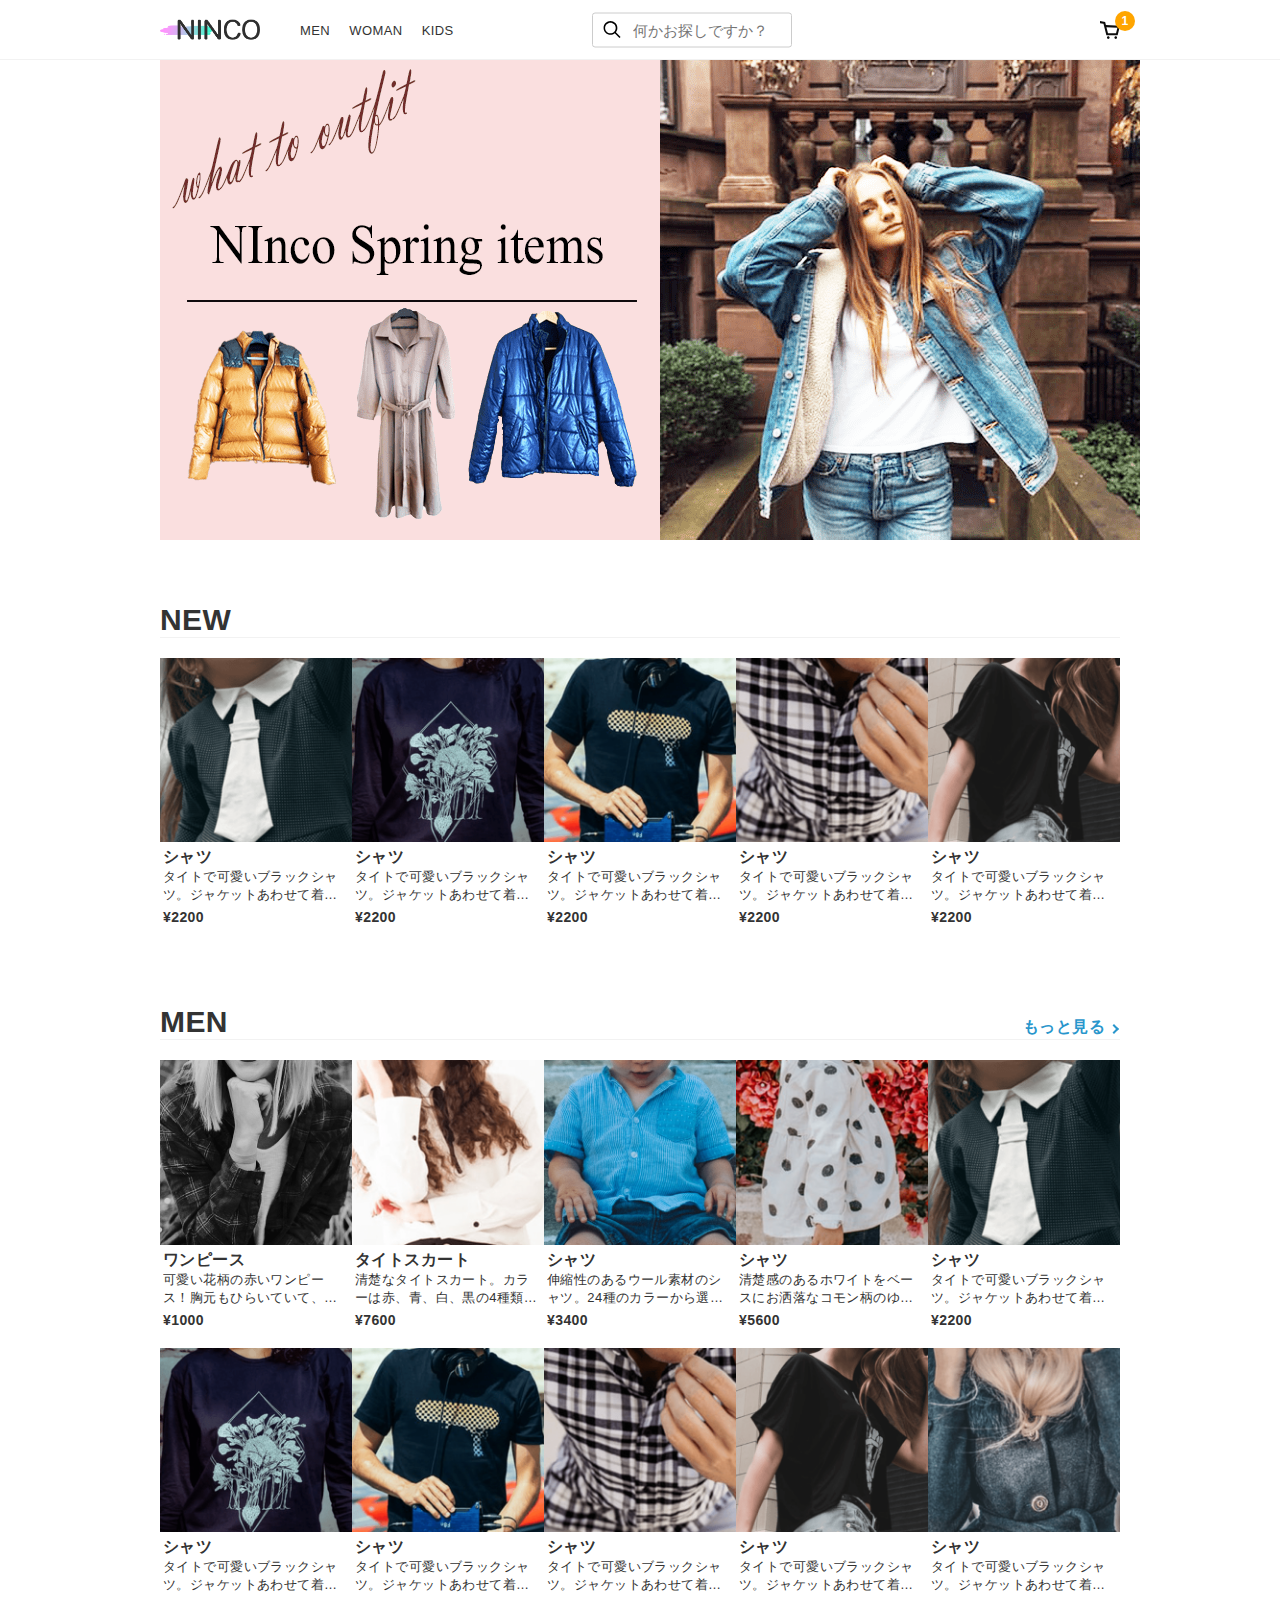
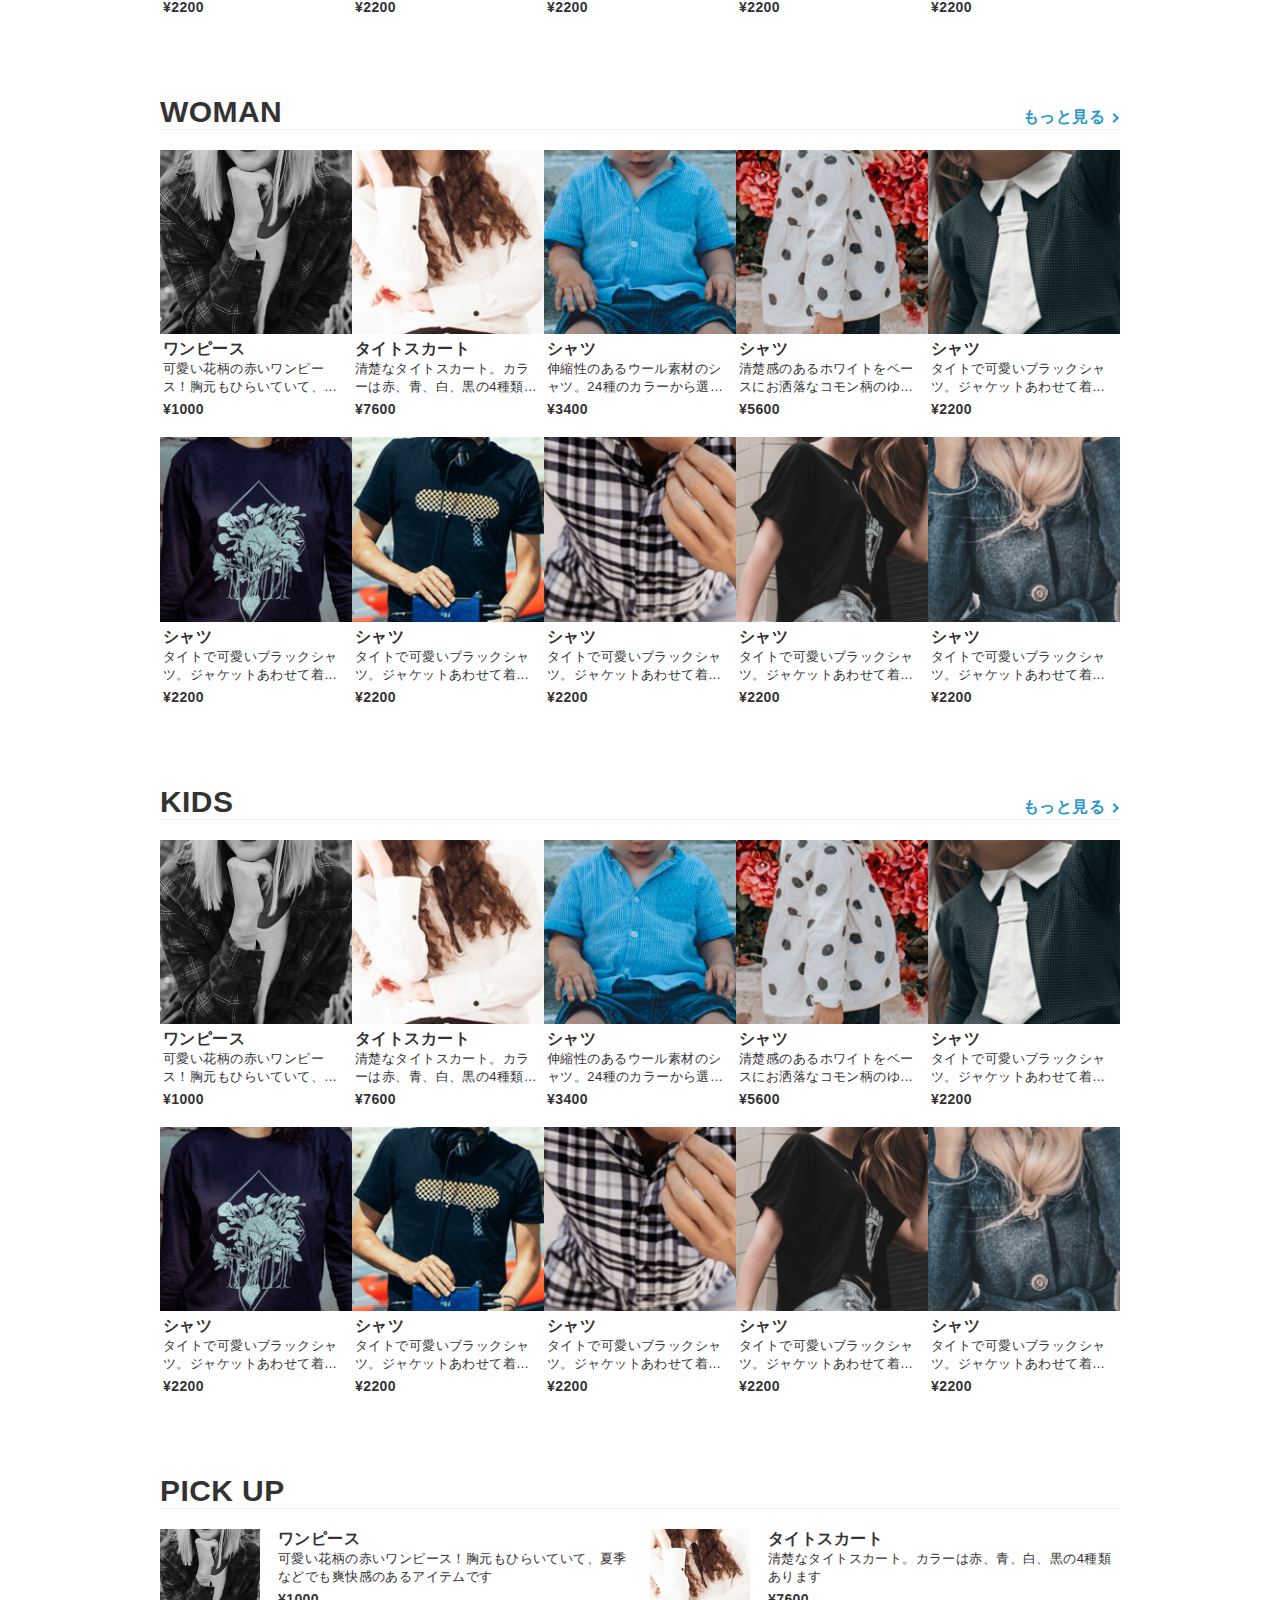
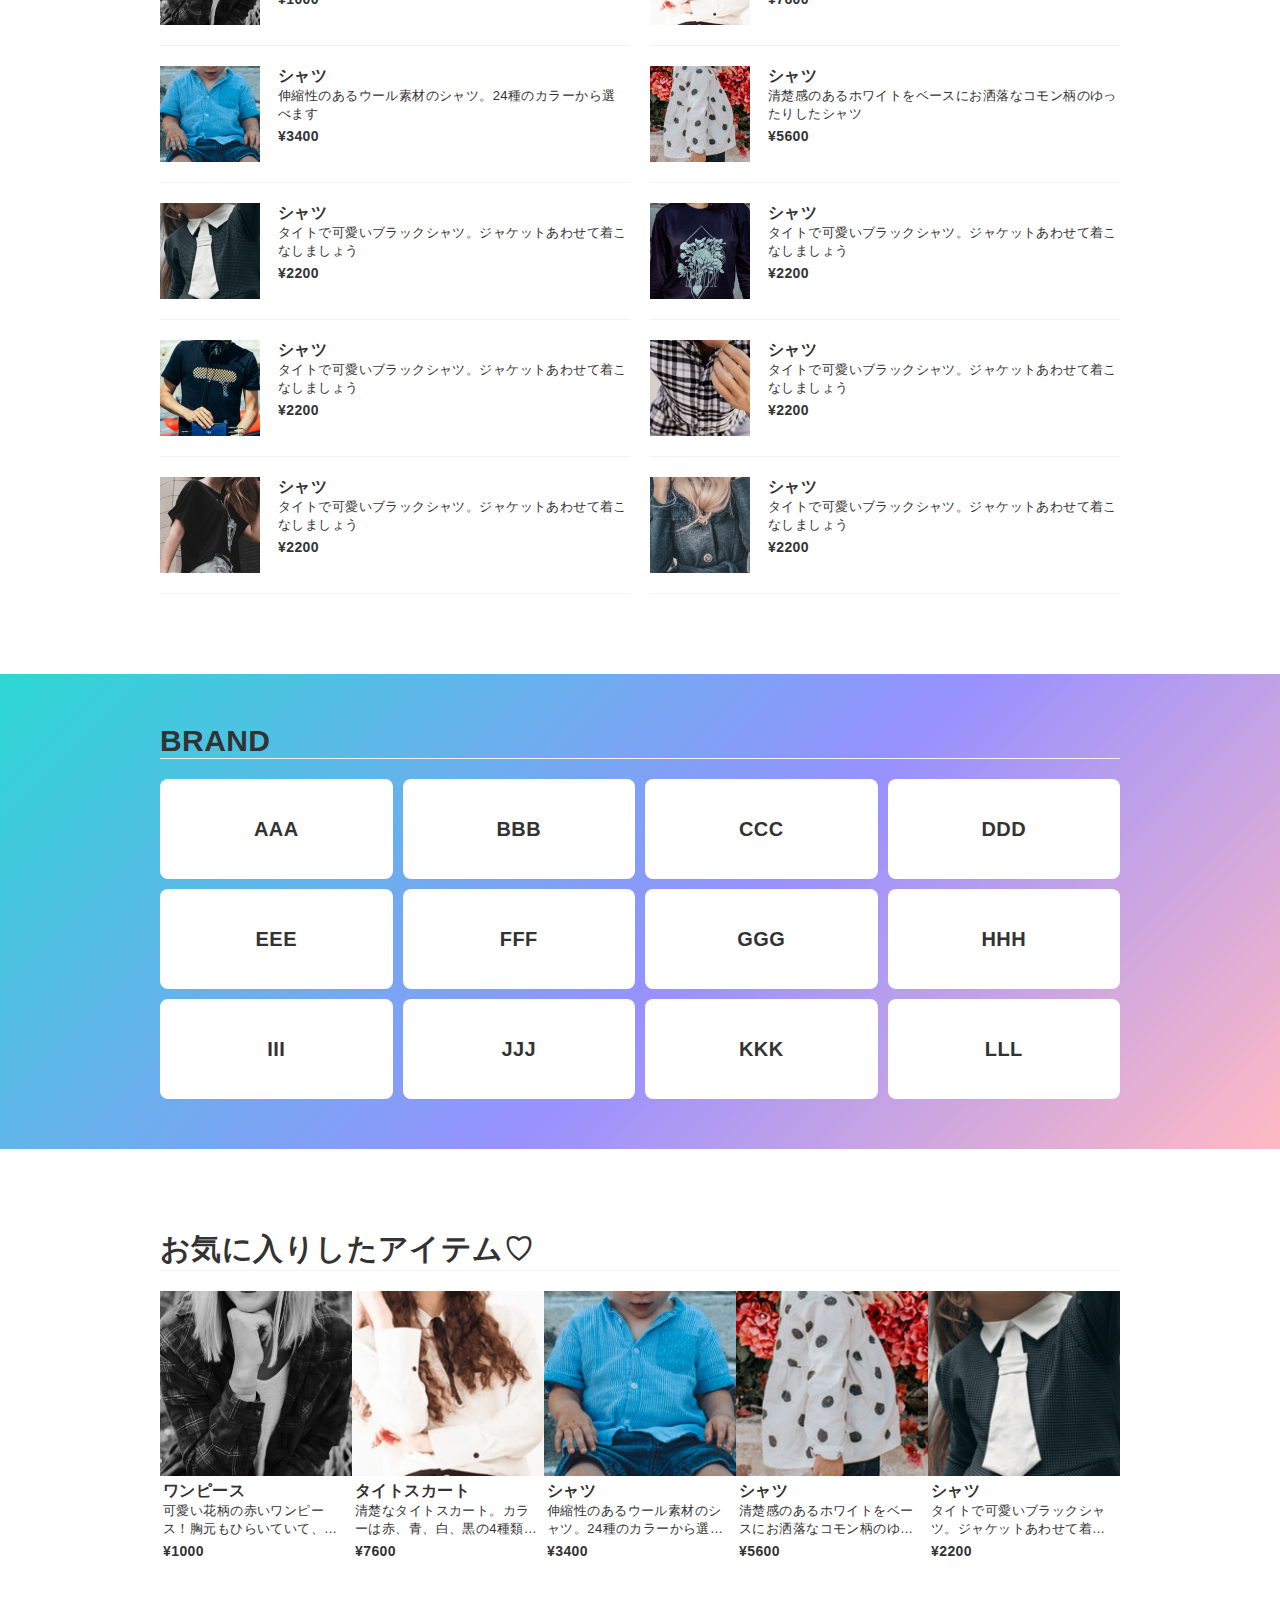
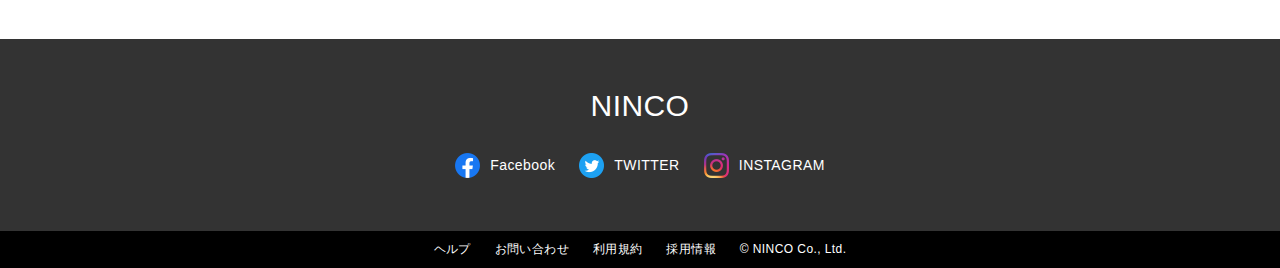
<file: index.html>
<!DOCTYPE html>
<html lang="ja">
<head>
	<meta charset="UTF-8">
	<title>JavaScriptの屋敷</title>
	<meta name="viewport" content="width=device-width">
	<link rel="stylesheet" href="css/common.css">
	<link rel="stylesheet" href="css/top.css">
</head>
<body>
<header class="header">
	<div class="header-inner inner">
		<h1 class="logo">
			<a href="index.html"><img src="img/logo_black.png" alt=""></a>
		</h1>
		<div class="header-links">
			<nav class="menu">
				<a href="">MEN</a>
				<a href="">WOMAN</a>
				<a href="">KIDS</a>
			</nav>
			<div class="controls">
				<a href="" class="controls-cart"><img src="img/icon_cart_black.svg" alt="">
					<span class="cart-batch">1</span>
				</a>
			</div>
		</div>
		<form action="">
			<button type="submit" class="word-submit"></button>
			<input type="text" class="word-search" placeholder="何かお探しですか？" name="freeword">
		</form>
		<a href="" class="menu-trigger" href="#">
			<span></span>
			<span></span>
			<span></span>
		</a>
	</div>
</header>
<div class="contents">
	<div class="top-slider-wrap">
		<ul class="top-slider inner">
			<li><img src="img/banner1.png" alt=""></li>
		</ul>
	</div>
	<div class="inner">
		<section class="c-section">
			<div class="c-section-head">
				<h2 class="c-section-title">NEW</h2>
			</div>
			<ul class="item-list">
				<li class="item">
					<a href="#">
						<div class="item-cap"><img src="./img/item/58.png" loading="lazy"></div>
						<div class="item-info">
							<h3 class="item-name">シャツ</h3>
							<h3 class="item-text">タイトで可愛いブラックシャツ。ジャケットあわせて着こなしましょう</h3>
							<div class="item-price">¥2200</div>
						</div>
					</a>
				</li>
				<li class="item">
					<a href="#">
						<div class="item-cap"><img src="./img/item/22.png" loading="lazy"></div>
						<div class="item-info">
							<h3 class="item-name">シャツ</h3>
							<h3 class="item-text">タイトで可愛いブラックシャツ。ジャケットあわせて着こなしましょう</h3>
							<div class="item-price">¥2200</div>
						</div>
					</a>
				</li>
				<li class="item">
					<a href="#">
						<div class="item-cap"><img src="./img/item/12.png" loading="lazy"></div>
						<div class="item-info">
							<h3 class="item-name">シャツ</h3>
							<h3 class="item-text">タイトで可愛いブラックシャツ。ジャケットあわせて着こなしましょう</h3>
							<div class="item-price">¥2200</div>
						</div>
					</a>
				</li>
				<li class="item">
					<a href="#">
						<div class="item-cap"><img src="./img/item/11.png" loading="lazy"></div>
						<div class="item-info">
							<h3 class="item-name">シャツ</h3>
							<h3 class="item-text">タイトで可愛いブラックシャツ。ジャケットあわせて着こなしましょう</h3>
							<div class="item-price">¥2200</div>
						</div>
					</a>
				</li>
				<li class="item">
					<a href="#">
						<div class="item-cap"><img src="./img/item/25.png" loading="lazy"></div>
						<div class="item-info">
							<h3 class="item-name">シャツ</h3>
							<h3 class="item-text">タイトで可愛いブラックシャツ。ジャケットあわせて着こなしましょう</h3>
							<div class="item-price">¥2200</div>
						</div>
					</a>
				</li>
			</ul>
		</section>
		<section class="c-section">
			<div class="c-section-head">
				<h2 class="c-section-title">MEN</h2>
				<a href="" class="more-link">もっと見る</a>
			</div>
			<ul class="item-list">
				<li class="item">
					<a href="#">
						<div class="item-cap"><img src="./img/item/34.png" loading="lazy"></div>
						<div class="item-info">
							<h3 class="item-name">ワンピース</h3>
							<h3 class="item-text">可愛い花柄の赤いワンピース！胸元もひらいていて、夏季などでも爽快感のあるアイテムです</h3>
							<div class="item-price">¥1000</div>
						</div>
					</a>
				</li>
				<li class="item">
					<a href="#">
						<div class="item-cap"><img src="./img/item/39.png" loading="lazy"></div>
						<div class="item-info">
							<h3 class="item-name">タイトスカート</h3>
							<h3 class="item-text">清楚なタイトスカート。カラーは赤、青、白、黒の4種類あります</h3>
							<div class="item-price">¥7600</div>
						</div>
					</a>
				</li>
				<li class="item">
					<a href="#">
						<div class="item-cap"><img src="./img/item/45.png" loading="lazy"></div>
						<div class="item-info">
							<h3 class="item-name">シャツ</h3>
							<h3 class="item-text">伸縮性のあるウール素材のシャツ。24種のカラーから選べます</h3>
							<div class="item-price">¥3400</div>
						</div>
					</a>
				</li>
				<li class="item">
					<a href="#">
						<div class="item-cap"><img src="./img/item/48.png" loading="lazy"></div>
						<div class="item-info">
							<h3 class="item-name">シャツ</h3>
							<h3 class="item-text">清楚感のあるホワイトをベースにお洒落なコモン柄のゆったりしたシャツ</h3>
							<div class="item-price">¥5600</div>
						</div>
					</a>
				</li>
				<li class="item">
					<a href="#">
						<div class="item-cap"><img src="./img/item/58.png" loading="lazy"></div>
						<div class="item-info">
							<h3 class="item-name">シャツ</h3>
							<h3 class="item-text">タイトで可愛いブラックシャツ。ジャケットあわせて着こなしましょう</h3>
							<div class="item-price">¥2200</div>
						</div>
					</a>
				</li>
				<li class="item">
					<a href="#">
						<div class="item-cap"><img src="./img/item/22.png" loading="lazy"></div>
						<div class="item-info">
							<h3 class="item-name">シャツ</h3>
							<h3 class="item-text">タイトで可愛いブラックシャツ。ジャケットあわせて着こなしましょう</h3>
							<div class="item-price">¥2200</div>
						</div>
					</a>
				</li>
				<li class="item">
					<a href="#">
						<div class="item-cap"><img src="./img/item/12.png" loading="lazy"></div>
						<div class="item-info">
							<h3 class="item-name">シャツ</h3>
							<h3 class="item-text">タイトで可愛いブラックシャツ。ジャケットあわせて着こなしましょう</h3>
							<div class="item-price">¥2200</div>
						</div>
					</a>
				</li>
				<li class="item">
					<a href="#">
						<div class="item-cap"><img src="./img/item/11.png" loading="lazy"></div>
						<div class="item-info">
							<h3 class="item-name">シャツ</h3>
							<h3 class="item-text">タイトで可愛いブラックシャツ。ジャケットあわせて着こなしましょう</h3>
							<div class="item-price">¥2200</div>
						</div>
					</a>
				</li>
				<li class="item">
					<a href="#">
						<div class="item-cap"><img src="./img/item/25.png" loading="lazy"></div>
						<div class="item-info">
							<h3 class="item-name">シャツ</h3>
							<h3 class="item-text">タイトで可愛いブラックシャツ。ジャケットあわせて着こなしましょう</h3>
							<div class="item-price">¥2200</div>
						</div>
					</a>
				</li>
				<li class="item">
					<a href="#">
						<div class="item-cap"><img src="./img/item/32.png" loading="lazy"></div>
						<div class="item-info">
							<h3 class="item-name">シャツ</h3>
							<h3 class="item-text">タイトで可愛いブラックシャツ。ジャケットあわせて着こなしましょう</h3>
							<div class="item-price">¥2200</div>
						</div>
					</a>
				</li>
			</ul>
		</section>
		<section class="c-section">
			<div class="c-section-head">
				<h2 class="c-section-title">WOMAN</h2>
				<a href="" class="more-link">もっと見る</a>
			</div>
			<ul class="item-list">
				<li class="item">
					<a href="#">
						<div class="item-cap"><img src="./img/item/34.png" loading="lazy"></div>
						<div class="item-info">
							<h3 class="item-name">ワンピース</h3>
							<h3 class="item-text">可愛い花柄の赤いワンピース！胸元もひらいていて、夏季などでも爽快感のあるアイテムです</h3>
							<div class="item-price">¥1000</div>
						</div>
					</a>
				</li>
				<li class="item">
					<a href="#">
						<div class="item-cap"><img src="./img/item/39.png" loading="lazy"></div>
						<div class="item-info">
							<h3 class="item-name">タイトスカート</h3>
							<h3 class="item-text">清楚なタイトスカート。カラーは赤、青、白、黒の4種類あります</h3>
							<div class="item-price">¥7600</div>
						</div>
					</a>
				</li>
				<li class="item">
					<a href="#">
						<div class="item-cap"><img src="./img/item/45.png" loading="lazy"></div>
						<div class="item-info">
							<h3 class="item-name">シャツ</h3>
							<h3 class="item-text">伸縮性のあるウール素材のシャツ。24種のカラーから選べます</h3>
							<div class="item-price">¥3400</div>
						</div>
					</a>
				</li>
				<li class="item">
					<a href="#">
						<div class="item-cap"><img src="./img/item/48.png" loading="lazy"></div>
						<div class="item-info">
							<h3 class="item-name">シャツ</h3>
							<h3 class="item-text">清楚感のあるホワイトをベースにお洒落なコモン柄のゆったりしたシャツ</h3>
							<div class="item-price">¥5600</div>
						</div>
					</a>
				</li>
				<li class="item">
					<a href="#">
						<div class="item-cap"><img src="./img/item/58.png" loading="lazy"></div>
						<div class="item-info">
							<h3 class="item-name">シャツ</h3>
							<h3 class="item-text">タイトで可愛いブラックシャツ。ジャケットあわせて着こなしましょう</h3>
							<div class="item-price">¥2200</div>
						</div>
					</a>
				</li>
				<li class="item">
					<a href="#">
						<div class="item-cap"><img src="./img/item/22.png" loading="lazy"></div>
						<div class="item-info">
							<h3 class="item-name">シャツ</h3>
							<h3 class="item-text">タイトで可愛いブラックシャツ。ジャケットあわせて着こなしましょう</h3>
							<div class="item-price">¥2200</div>
						</div>
					</a>
				</li>
				<li class="item">
					<a href="#">
						<div class="item-cap"><img src="./img/item/12.png" loading="lazy"></div>
						<div class="item-info">
							<h3 class="item-name">シャツ</h3>
							<h3 class="item-text">タイトで可愛いブラックシャツ。ジャケットあわせて着こなしましょう</h3>
							<div class="item-price">¥2200</div>
						</div>
					</a>
				</li>
				<li class="item">
					<a href="#">
						<div class="item-cap"><img src="./img/item/11.png" loading="lazy"></div>
						<div class="item-info">
							<h3 class="item-name">シャツ</h3>
							<h3 class="item-text">タイトで可愛いブラックシャツ。ジャケットあわせて着こなしましょう</h3>
							<div class="item-price">¥2200</div>
						</div>
					</a>
				</li>
				<li class="item">
					<a href="#">
						<div class="item-cap"><img src="./img/item/25.png" loading="lazy"></div>
						<div class="item-info">
							<h3 class="item-name">シャツ</h3>
							<h3 class="item-text">タイトで可愛いブラックシャツ。ジャケットあわせて着こなしましょう</h3>
							<div class="item-price">¥2200</div>
						</div>
					</a>
				</li>
				<li class="item">
					<a href="#">
						<div class="item-cap"><img src="./img/item/32.png" loading="lazy"></div>
						<div class="item-info">
							<h3 class="item-name">シャツ</h3>
							<h3 class="item-text">タイトで可愛いブラックシャツ。ジャケットあわせて着こなしましょう</h3>
							<div class="item-price">¥2200</div>
						</div>
					</a>
				</li>
			</ul>
		</section>
		<section class="c-section">
			<div class="c-section-head">
				<h2 class="c-section-title">KIDS</h2>
				<a href="" class="more-link">もっと見る</a>
			</div>
			<ul class="item-list">
				<li class="item">
					<a href="#">
						<div class="item-cap"><img src="./img/item/34.png" loading="lazy"></div>
						<div class="item-info">
							<h3 class="item-name">ワンピース</h3>
							<h3 class="item-text">可愛い花柄の赤いワンピース！胸元もひらいていて、夏季などでも爽快感のあるアイテムです</h3>
							<div class="item-price">¥1000</div>
						</div>
					</a>
				</li>
				<li class="item">
					<a href="#">
						<div class="item-cap"><img src="./img/item/39.png" loading="lazy"></div>
						<div class="item-info">
							<h3 class="item-name">タイトスカート</h3>
							<h3 class="item-text">清楚なタイトスカート。カラーは赤、青、白、黒の4種類あります</h3>
							<div class="item-price">¥7600</div>
						</div>
					</a>
				</li>
				<li class="item">
					<a href="#">
						<div class="item-cap"><img src="./img/item/45.png" loading="lazy"></div>
						<div class="item-info">
							<h3 class="item-name">シャツ</h3>
							<h3 class="item-text">伸縮性のあるウール素材のシャツ。24種のカラーから選べます</h3>
							<div class="item-price">¥3400</div>
						</div>
					</a>
				</li>
				<li class="item">
					<a href="#">
						<div class="item-cap"><img src="./img/item/48.png" loading="lazy"></div>
						<div class="item-info">
							<h3 class="item-name">シャツ</h3>
							<h3 class="item-text">清楚感のあるホワイトをベースにお洒落なコモン柄のゆったりしたシャツ</h3>
							<div class="item-price">¥5600</div>
						</div>
					</a>
				</li>
				<li class="item">
					<a href="#">
						<div class="item-cap"><img src="./img/item/58.png" loading="lazy"></div>
						<div class="item-info">
							<h3 class="item-name">シャツ</h3>
							<h3 class="item-text">タイトで可愛いブラックシャツ。ジャケットあわせて着こなしましょう</h3>
							<div class="item-price">¥2200</div>
						</div>
					</a>
				</li>
				<li class="item">
					<a href="#">
						<div class="item-cap"><img src="./img/item/22.png" loading="lazy"></div>
						<div class="item-info">
							<h3 class="item-name">シャツ</h3>
							<h3 class="item-text">タイトで可愛いブラックシャツ。ジャケットあわせて着こなしましょう</h3>
							<div class="item-price">¥2200</div>
						</div>
					</a>
				</li>
				<li class="item">
					<a href="#">
						<div class="item-cap"><img src="./img/item/12.png" loading="lazy"></div>
						<div class="item-info">
							<h3 class="item-name">シャツ</h3>
							<h3 class="item-text">タイトで可愛いブラックシャツ。ジャケットあわせて着こなしましょう</h3>
							<div class="item-price">¥2200</div>
						</div>
					</a>
				</li>
				<li class="item">
					<a href="#">
						<div class="item-cap"><img src="./img/item/11.png" loading="lazy"></div>
						<div class="item-info">
							<h3 class="item-name">シャツ</h3>
							<h3 class="item-text">タイトで可愛いブラックシャツ。ジャケットあわせて着こなしましょう</h3>
							<div class="item-price">¥2200</div>
						</div>
					</a>
				</li>
				<li class="item">
					<a href="#">
						<div class="item-cap"><img src="./img/item/25.png" loading="lazy"></div>
						<div class="item-info">
							<h3 class="item-name">シャツ</h3>
							<h3 class="item-text">タイトで可愛いブラックシャツ。ジャケットあわせて着こなしましょう</h3>
							<div class="item-price">¥2200</div>
						</div>
					</a>
				</li>
				<li class="item">
					<a href="#">
						<div class="item-cap"><img src="./img/item/32.png" loading="lazy"></div>
						<div class="item-info">
							<h3 class="item-name">シャツ</h3>
							<h3 class="item-text">タイトで可愛いブラックシャツ。ジャケットあわせて着こなしましょう</h3>
							<div class="item-price">¥2200</div>
						</div>
					</a>
				</li>
			</ul>
		</section>
		<section class="c-section">
			<div class="c-section-head">
				<h2 class="c-section-title">PICK UP</h2>
			</div>
			<ul class="item-list thumbnail-list">
				<li class="item">
					<a href="#">
						<div class="item-cap"><img src="./img/item/34.png" loading="lazy"></div>
						<div class="item-info">
							<h3 class="item-name">ワンピース</h3>
							<h3 class="item-text">可愛い花柄の赤いワンピース！胸元もひらいていて、夏季などでも爽快感のあるアイテムです</h3>
							<div class="item-price">¥1000</div>
						</div>
					</a>
				</li>
				<li class="item">
					<a href="#">
						<div class="item-cap"><img src="./img/item/39.png" loading="lazy"></div>
						<div class="item-info">
							<h3 class="item-name">タイトスカート</h3>
							<h3 class="item-text">清楚なタイトスカート。カラーは赤、青、白、黒の4種類あります</h3>
							<div class="item-price">¥7600</div>
						</div>
					</a>
				</li>
				<li class="item">
					<a href="#">
						<div class="item-cap"><img src="./img/item/45.png" loading="lazy"></div>
						<div class="item-info">
							<h3 class="item-name">シャツ</h3>
							<h3 class="item-text">伸縮性のあるウール素材のシャツ。24種のカラーから選べます</h3>
							<div class="item-price">¥3400</div>
						</div>
					</a>
				</li>
				<li class="item">
					<a href="#">
						<div class="item-cap"><img src="./img/item/48.png" loading="lazy"></div>
						<div class="item-info">
							<h3 class="item-name">シャツ</h3>
							<h3 class="item-text">清楚感のあるホワイトをベースにお洒落なコモン柄のゆったりしたシャツ</h3>
							<div class="item-price">¥5600</div>
						</div>
					</a>
				</li>
				<li class="item">
					<a href="#">
						<div class="item-cap"><img src="./img/item/58.png" loading="lazy"></div>
						<div class="item-info">
							<h3 class="item-name">シャツ</h3>
							<h3 class="item-text">タイトで可愛いブラックシャツ。ジャケットあわせて着こなしましょう</h3>
							<div class="item-price">¥2200</div>
						</div>
					</a>
				</li>
				<li class="item">
					<a href="#">
						<div class="item-cap"><img src="./img/item/22.png" loading="lazy"></div>
						<div class="item-info">
							<h3 class="item-name">シャツ</h3>
							<h3 class="item-text">タイトで可愛いブラックシャツ。ジャケットあわせて着こなしましょう</h3>
							<div class="item-price">¥2200</div>
						</div>
					</a>
				</li>
				<li class="item">
					<a href="#">
						<div class="item-cap"><img src="./img/item/12.png" loading="lazy"></div>
						<div class="item-info">
							<h3 class="item-name">シャツ</h3>
							<h3 class="item-text">タイトで可愛いブラックシャツ。ジャケットあわせて着こなしましょう</h3>
							<div class="item-price">¥2200</div>
						</div>
					</a>
				</li>
				<li class="item">
					<a href="#">
						<div class="item-cap"><img src="./img/item/11.png" loading="lazy"></div>
						<div class="item-info">
							<h3 class="item-name">シャツ</h3>
							<h3 class="item-text">タイトで可愛いブラックシャツ。ジャケットあわせて着こなしましょう</h3>
							<div class="item-price">¥2200</div>
						</div>
					</a>
				</li>
				<li class="item">
					<a href="#">
						<div class="item-cap"><img src="./img/item/25.png" loading="lazy"></div>
						<div class="item-info">
							<h3 class="item-name">シャツ</h3>
							<h3 class="item-text">タイトで可愛いブラックシャツ。ジャケットあわせて着こなしましょう</h3>
							<div class="item-price">¥2200</div>
						</div>
					</a>
				</li>
				<li class="item">
					<a href="#">
						<div class="item-cap"><img src="./img/item/32.png" loading="lazy"></div>
						<div class="item-info">
							<h3 class="item-name">シャツ</h3>
							<h3 class="item-text">タイトで可愛いブラックシャツ。ジャケットあわせて着こなしましょう</h3>
							<div class="item-price">¥2200</div>
						</div>
					</a>
				</li>
			</ul>
		</section>
	</div><!--inner-->
	<section class="c-brand">
		<div class="inner">
			<div class="c-section-head">
				<h2 class="c-section-title">BRAND</h2>
			</div>
			<ul class="brand-list">
				<li><a href="">AAA</a></li>
				<li><a href="">BBB</a></li>
				<li><a href="">CCC</a></li>
				<li><a href="">DDD</a></li>
				<li><a href="">EEE</a></li>
				<li><a href="">FFF</a></li>
				<li><a href="">GGG</a></li>
				<li><a href="">HHH</a></li>
				<li><a href="">III</a></li>
				<li><a href="">JJJ</a></li>
				<li><a href="">KKK</a></li>
				<li><a href="">LLL</a></li>
			</ul>
		</div>
	</section>
	<div class="inner">
		<section class="c-section">
			<div class="c-section-head">
				<h2 class="c-section-title">お気に入りしたアイテム♡</h2>
			</div>
			<ul class="item-list">
				<li class="item">
					<a href="#">
						<div class="item-cap"><img src="./img/item/34.png" loading="lazy"></div>
						<div class="item-info">
							<h3 class="item-name">ワンピース</h3>
							<h3 class="item-text">可愛い花柄の赤いワンピース！胸元もひらいていて、夏季などでも爽快感のあるアイテムです</h3>
							<div class="item-price">¥1000</div>
						</div>
					</a>
				</li>
				<li class="item">
					<a href="#">
						<div class="item-cap"><img src="./img/item/39.png" loading="lazy"></div>
						<div class="item-info">
							<h3 class="item-name">タイトスカート</h3>
							<h3 class="item-text">清楚なタイトスカート。カラーは赤、青、白、黒の4種類あります</h3>
							<div class="item-price">¥7600</div>
						</div>
					</a>
				</li>
				<li class="item">
					<a href="#">
						<div class="item-cap"><img src="./img/item/45.png" loading="lazy"></div>
						<div class="item-info">
							<h3 class="item-name">シャツ</h3>
							<h3 class="item-text">伸縮性のあるウール素材のシャツ。24種のカラーから選べます</h3>
							<div class="item-price">¥3400</div>
						</div>
					</a>
				</li>
				<li class="item">
					<a href="#">
						<div class="item-cap"><img src="./img/item/48.png" loading="lazy"></div>
						<div class="item-info">
							<h3 class="item-name">シャツ</h3>
							<h3 class="item-text">清楚感のあるホワイトをベースにお洒落なコモン柄のゆったりしたシャツ</h3>
							<div class="item-price">¥5600</div>
						</div>
					</a>
				</li>
				<li class="item">
					<a href="#">
						<div class="item-cap"><img src="./img/item/58.png" loading="lazy"></div>
						<div class="item-info">
							<h3 class="item-name">シャツ</h3>
							<h3 class="item-text">タイトで可愛いブラックシャツ。ジャケットあわせて着こなしましょう</h3>
							<div class="item-price">¥2200</div>
						</div>
					</a>
				</li>
			</ul>
		</section>
	</div>
</div><!--contents-->
<footer class="footer">
	<div class="footer-inner inner">
		<div class="footer-logo">NINCO</div>
		<ul class="sns">
			<li>
				<a href=""><img src="img/facebook.png" class="sns-icon" alt=""><span class="sns-name">Facebook</span></a>
			</li>
			<li>
				<a href=""><img src="img/twitter.png" class="sns-icon" alt=""><span class="sns-name">TWITTER</span></a>
			</li>
			<li>
				<a href=""><img src="img/instagram.png" class="sns-icon" alt=""><span class="sns-name">INSTAGRAM</span></a>
			</li>
		</ul>
	</div>
	<ul class="footer-link">
		<li><a href="">ヘルプ</a></li>
		<li><a href="">お問い合わせ</a></li>
		<li><a href="">利用規約</a></li>
		<li><a href="">採用情報</a></li>
		<li><a href="">© NINCO Co., Ltd.</a></li>
	</ul>
</footer>
</body>
</html>
</file>
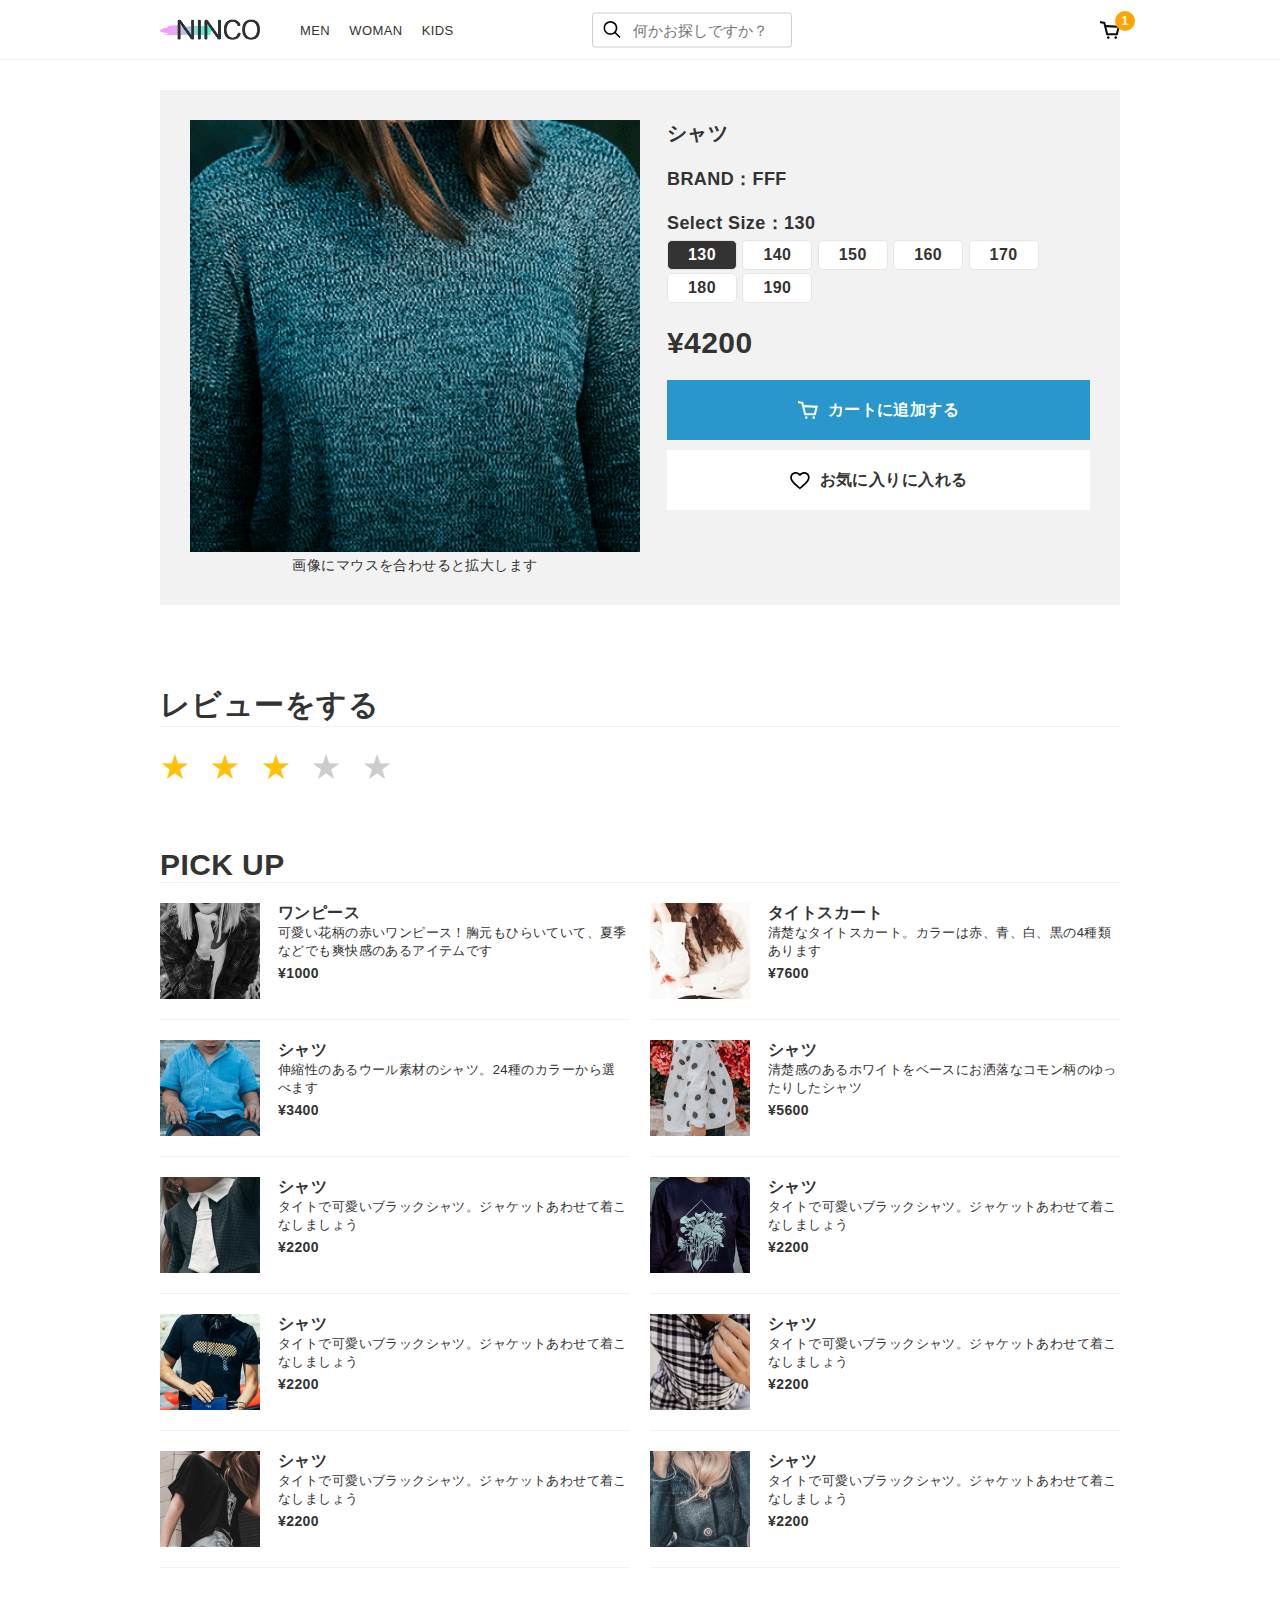
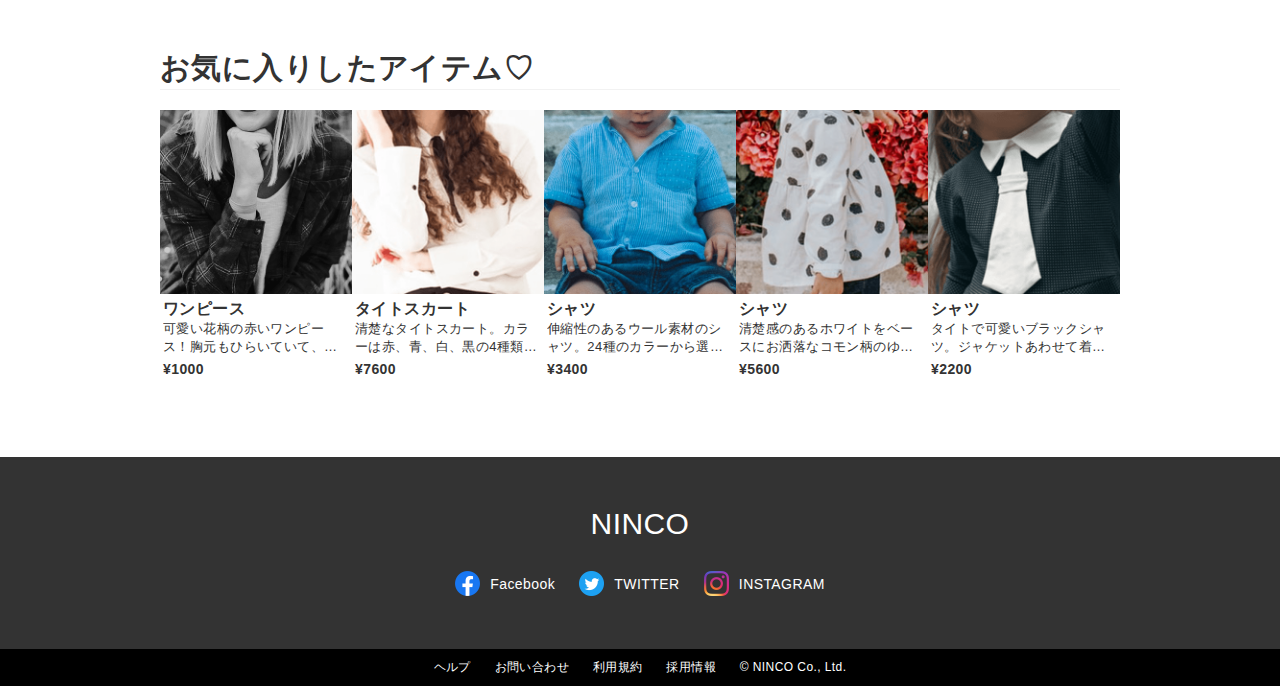
<file: detail.html>
<!DOCTYPE html>
<html lang="ja">
<head>
	<meta charset="UTF-8">
	<title>JavaScriptの屋敷</title>
	<meta name="viewport" content="width=device-width">
	<link rel="stylesheet" href="css/common.css">
	<link rel="stylesheet" href="css/detail.css">
	<link rel="stylesheet" href="css/btn.css">
</head>
<body>
<header class="header">
	<div class="header-inner inner">
		<h1 class="logo">
			<a href="index.html"><img src="img/logo_black.png" alt=""></a>
		</h1>
		<div class="header-links">
			<nav class="menu">
				<a href="">MEN</a>
				<a href="">WOMAN</a>
				<a href="">KIDS</a>
			</nav>
			<div class="controls">
				<a href="" class="controls-cart"><img src="img/icon_cart_black.svg" alt="">
					<span class="cart-batch">1</span>
				</a>
			</div>
		</div>
		<form action="">
			<button type="submit" class="word-submit"></button>
			<input type="text" class="word-search" placeholder="何かお探しですか？" name="freeword">
		</form>
		<a href="" class="menu-trigger" href="#">
			<span></span>
			<span></span>
			<span></span>
		</a>
	</div>
</header>
<div class="contents">
	<div class="item-detail inner">
		<div class="item-detail-main">
			<img src="img/item/21.png" alt="">
			<p class="mouse-note">画像にマウスを合わせると拡大します</p>
		</div>
		<div class="item-detail-info">
			<h2 class="item-detail-name">シャツ</h2>
			<div class="item-detail-brand">BRAND：<span>FFF</span></div>
			<div class="item-size">
				<div class="item-size-select">Select Size：<span>130</span></div>
				<ul class="item-size-list">
					<li class="is-active">130</li>
					<li>140</li>
					<li>150</li>
					<li>160</li>
					<li>170</li>
					<li>180</li>
					<li>190</li>
				</ul>
			</div>
			<div class="item-detail-price">¥<span>4200</span></div>
			<div class="btn btn--cart"><span>カートに追加する</span></div>
			<div class="btn btn--fav"><span>お気に入りに入れる</span></div>
		</div>
	</div>
	<div class="inner">
		<section class="c-section">
			<div class="c-section-head">
				<h2 class="c-section-title">レビューをする</h2>
			</div>
			<ul class="review">
				<li class="is-active">★</li>
				<li class="is-active">★</li>
				<li class="is-active">★</li>
				<li>★</li>
				<li>★</li>
			</ul>
		</section>
		<section class="c-section">
			<div class="c-section-head">
				<h2 class="c-section-title">PICK UP</h2>
			</div>
			<ul class="item-list thumbnail-list">
				<li class="item">
					<a href="#">
						<div class="item-cap"><img src="./img/item/34.png" loading="lazy"></div>
						<div class="item-info">
							<h3 class="item-name">ワンピース</h3>
							<h3 class="item-text">可愛い花柄の赤いワンピース！胸元もひらいていて、夏季などでも爽快感のあるアイテムです</h3>
							<div class="item-price">¥1000</div>
						</div>
					</a>
				</li>
				<li class="item">
					<a href="#">
						<div class="item-cap"><img src="./img/item/39.png" loading="lazy"></div>
						<div class="item-info">
							<h3 class="item-name">タイトスカート</h3>
							<h3 class="item-text">清楚なタイトスカート。カラーは赤、青、白、黒の4種類あります</h3>
							<div class="item-price">¥7600</div>
						</div>
					</a>
				</li>
				<li class="item">
					<a href="#">
						<div class="item-cap"><img src="./img/item/45.png" loading="lazy"></div>
						<div class="item-info">
							<h3 class="item-name">シャツ</h3>
							<h3 class="item-text">伸縮性のあるウール素材のシャツ。24種のカラーから選べます</h3>
							<div class="item-price">¥3400</div>
						</div>
					</a>
				</li>
				<li class="item">
					<a href="#">
						<div class="item-cap"><img src="./img/item/48.png" loading="lazy"></div>
						<div class="item-info">
							<h3 class="item-name">シャツ</h3>
							<h3 class="item-text">清楚感のあるホワイトをベースにお洒落なコモン柄のゆったりしたシャツ</h3>
							<div class="item-price">¥5600</div>
						</div>
					</a>
				</li>
				<li class="item">
					<a href="#">
						<div class="item-cap"><img src="./img/item/58.png" loading="lazy"></div>
						<div class="item-info">
							<h3 class="item-name">シャツ</h3>
							<h3 class="item-text">タイトで可愛いブラックシャツ。ジャケットあわせて着こなしましょう</h3>
							<div class="item-price">¥2200</div>
						</div>
					</a>
				</li>
				<li class="item">
					<a href="#">
						<div class="item-cap"><img src="./img/item/22.png" loading="lazy"></div>
						<div class="item-info">
							<h3 class="item-name">シャツ</h3>
							<h3 class="item-text">タイトで可愛いブラックシャツ。ジャケットあわせて着こなしましょう</h3>
							<div class="item-price">¥2200</div>
						</div>
					</a>
				</li>
				<li class="item">
					<a href="#">
						<div class="item-cap"><img src="./img/item/12.png" loading="lazy"></div>
						<div class="item-info">
							<h3 class="item-name">シャツ</h3>
							<h3 class="item-text">タイトで可愛いブラックシャツ。ジャケットあわせて着こなしましょう</h3>
							<div class="item-price">¥2200</div>
						</div>
					</a>
				</li>
				<li class="item">
					<a href="#">
						<div class="item-cap"><img src="./img/item/11.png" loading="lazy"></div>
						<div class="item-info">
							<h3 class="item-name">シャツ</h3>
							<h3 class="item-text">タイトで可愛いブラックシャツ。ジャケットあわせて着こなしましょう</h3>
							<div class="item-price">¥2200</div>
						</div>
					</a>
				</li>
				<li class="item">
					<a href="#">
						<div class="item-cap"><img src="./img/item/25.png" loading="lazy"></div>
						<div class="item-info">
							<h3 class="item-name">シャツ</h3>
							<h3 class="item-text">タイトで可愛いブラックシャツ。ジャケットあわせて着こなしましょう</h3>
							<div class="item-price">¥2200</div>
						</div>
					</a>
				</li>
				<li class="item">
					<a href="#">
						<div class="item-cap"><img src="./img/item/32.png" loading="lazy"></div>
						<div class="item-info">
							<h3 class="item-name">シャツ</h3>
							<h3 class="item-text">タイトで可愛いブラックシャツ。ジャケットあわせて着こなしましょう</h3>
							<div class="item-price">¥2200</div>
						</div>
					</a>
				</li>
			</ul>
		</section>
		<section class="c-section">
			<div class="c-section-head">
				<h2 class="c-section-title">お気に入りしたアイテム♡</h2>
			</div>
			<ul class="item-list">
				<li class="item">
					<a href="#">
						<div class="item-cap"><img src="./img/item/34.png" loading="lazy"></div>
						<div class="item-info">
							<h3 class="item-name">ワンピース</h3>
							<h3 class="item-text">可愛い花柄の赤いワンピース！胸元もひらいていて、夏季などでも爽快感のあるアイテムです</h3>
							<div class="item-price">¥1000</div>
						</div>
					</a>
				</li>
				<li class="item">
					<a href="#">
						<div class="item-cap"><img src="./img/item/39.png" loading="lazy"></div>
						<div class="item-info">
							<h3 class="item-name">タイトスカート</h3>
							<h3 class="item-text">清楚なタイトスカート。カラーは赤、青、白、黒の4種類あります</h3>
							<div class="item-price">¥7600</div>
						</div>
					</a>
				</li>
				<li class="item">
					<a href="#">
						<div class="item-cap"><img src="./img/item/45.png" loading="lazy"></div>
						<div class="item-info">
							<h3 class="item-name">シャツ</h3>
							<h3 class="item-text">伸縮性のあるウール素材のシャツ。24種のカラーから選べます</h3>
							<div class="item-price">¥3400</div>
						</div>
					</a>
				</li>
				<li class="item">
					<a href="#">
						<div class="item-cap"><img src="./img/item/48.png" loading="lazy"></div>
						<div class="item-info">
							<h3 class="item-name">シャツ</h3>
							<h3 class="item-text">清楚感のあるホワイトをベースにお洒落なコモン柄のゆったりしたシャツ</h3>
							<div class="item-price">¥5600</div>
						</div>
					</a>
				</li>
				<li class="item">
					<a href="#">
						<div class="item-cap"><img src="./img/item/58.png" loading="lazy"></div>
						<div class="item-info">
							<h3 class="item-name">シャツ</h3>
							<h3 class="item-text">タイトで可愛いブラックシャツ。ジャケットあわせて着こなしましょう</h3>
							<div class="item-price">¥2200</div>
						</div>
					</a>
				</li>
			</ul>
		</section>
	</div>
</div><!--contents-->
<footer class="footer">
	<div class="footer-inner inner">
		<div class="footer-logo">NINCO</div>
		<ul class="sns">
			<li>
				<a href=""><img src="img/facebook.png" class="sns-icon" alt=""><span class="sns-name">Facebook</span></a>
			</li>
			<li>
				<a href=""><img src="img/twitter.png" class="sns-icon" alt=""><span class="sns-name">TWITTER</span></a>
			</li>
			<li>
				<a href=""><img src="img/instagram.png" class="sns-icon" alt=""><span class="sns-name">INSTAGRAM</span></a>
			</li>
		</ul>
	</div>
	<ul class="footer-link">
		<li><a href="">ヘルプ</a></li>
		<li><a href="">お問い合わせ</a></li>
		<li><a href="">利用規約</a></li>
		<li><a href="">採用情報</a></li>
		<li><a href="">© NINCO Co., Ltd.</a></li>
	</ul>
</footer>
</body>
</html>
</file>
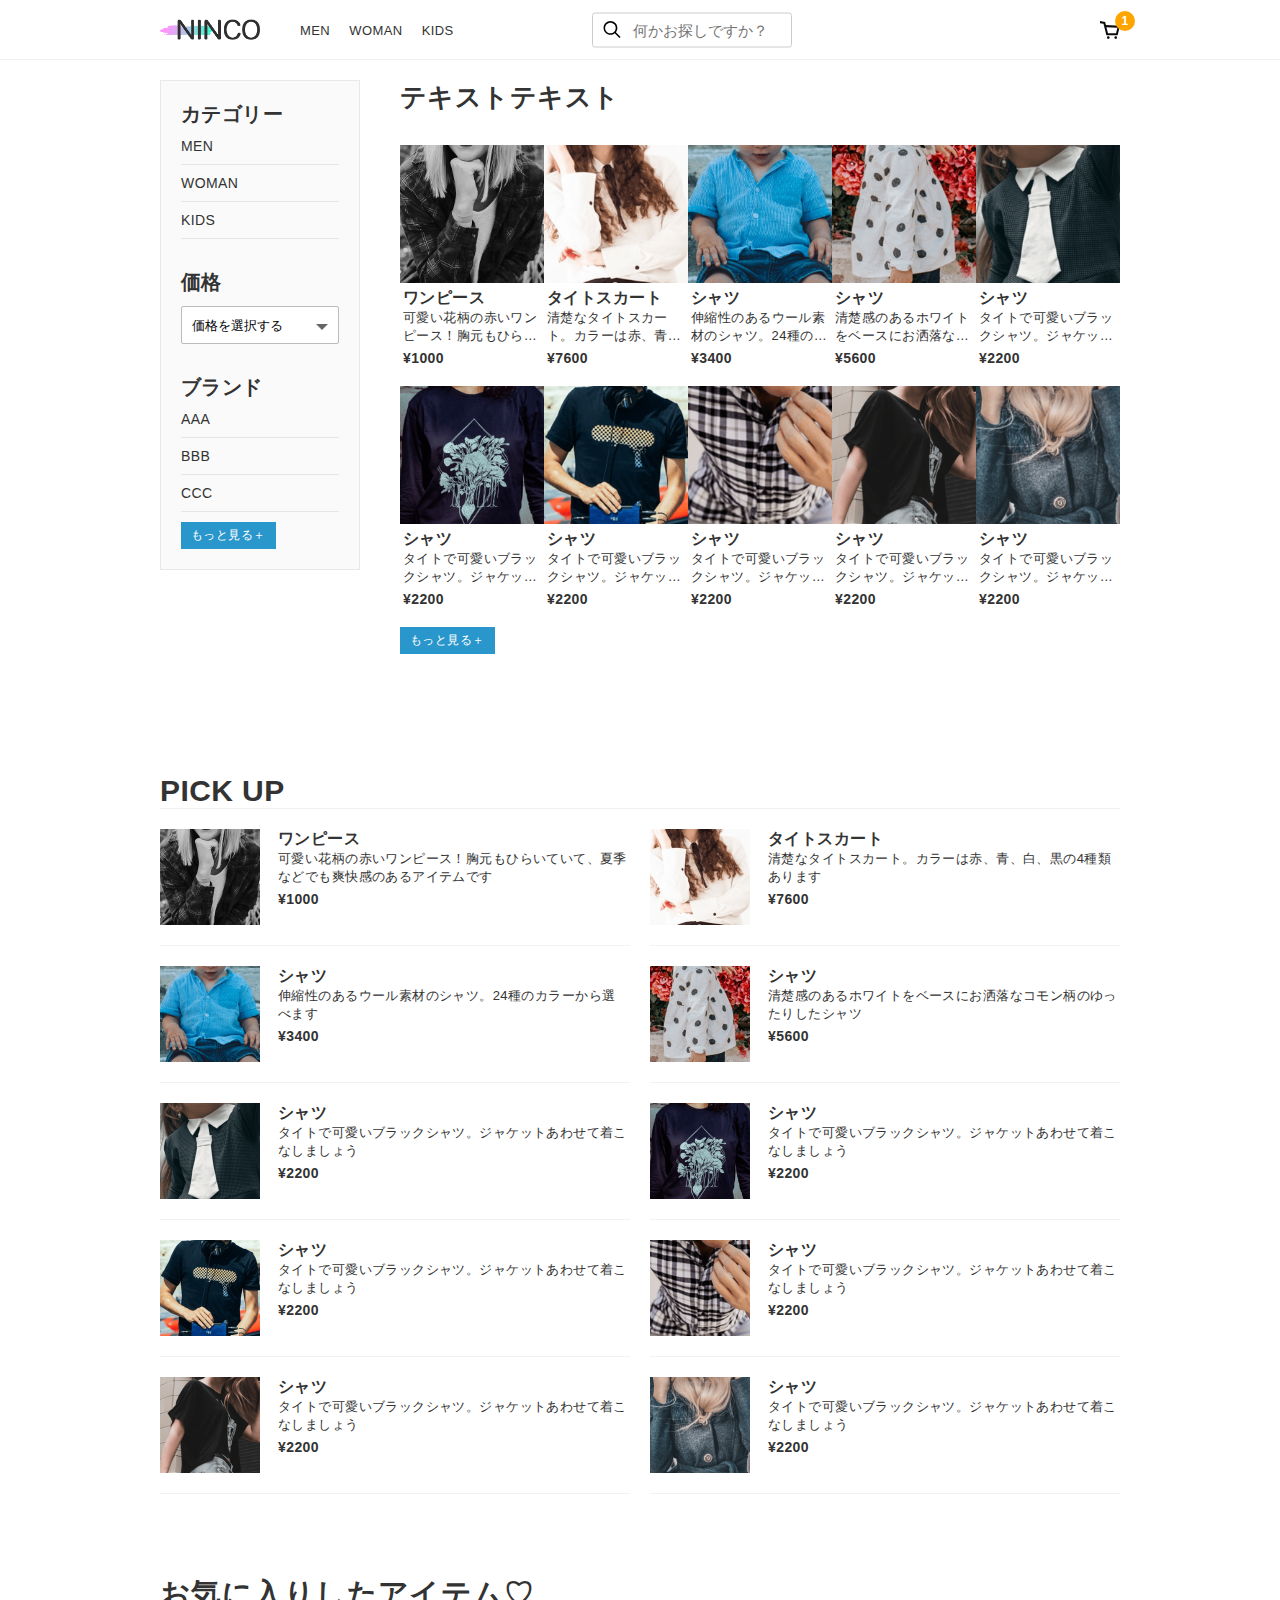
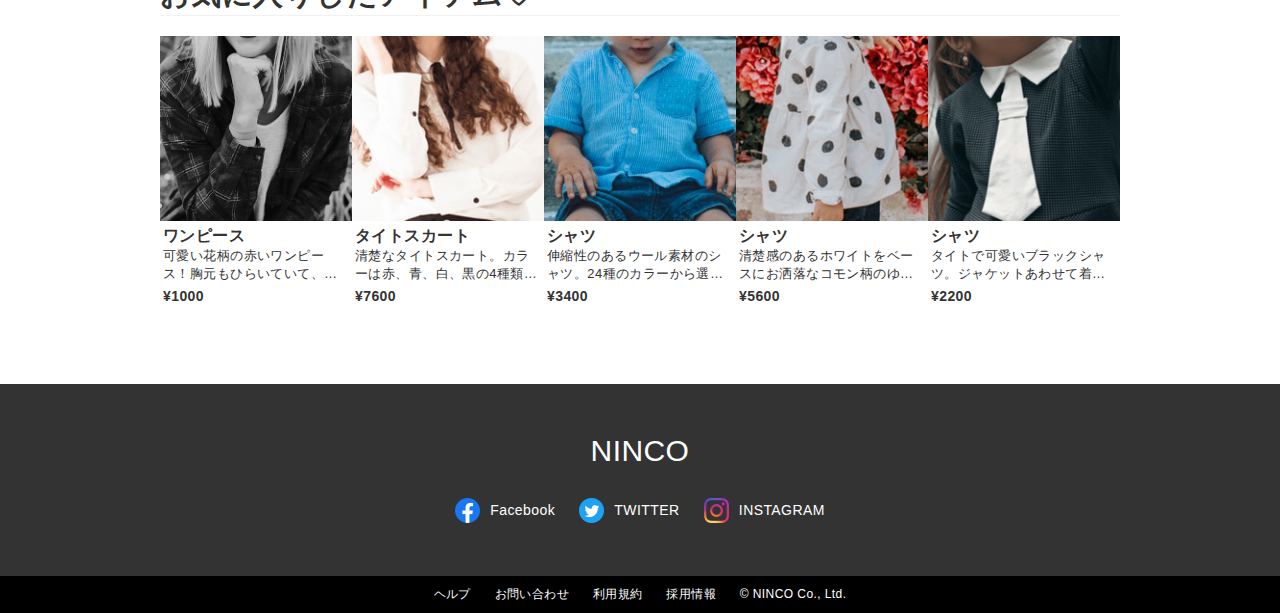
<file: list.html>
<!DOCTYPE html>
<html lang="ja">
<head>
	<meta charset="UTF-8">
	<title>JavaScriptの屋敷</title>
	<meta name="viewport" content="width=device-width">
	<link rel="stylesheet" href="css/common.css">
	<link rel="stylesheet" href="css/list.css">
</head>
<body>
<header class="header">
	<div class="header-inner inner">
		<h1 class="logo">
			<a href="index.html"><img src="img/logo_black.png" alt=""></a>
		</h1>
		<div class="header-links">
			<nav class="menu">
				<a href="">MEN</a>
				<a href="">WOMAN</a>
				<a href="">KIDS</a>
			</nav>
			<div class="controls">
				<a href="" class="controls-cart"><img src="img/icon_cart_black.svg" alt="">
					<span class="cart-batch">1</span>
				</a>
			</div>
		</div>
		<form action="">
			<button type="submit" class="word-submit"></button>
			<input type="text" class="word-search" placeholder="何かお探しですか？" name="freeword">
		</form>
		<a href="" class="menu-trigger" href="#">
			<span></span>
			<span></span>
			<span></span>
		</a>
	</div>
</header>
<div class="contents">
	<div class="inner list-area">
		<aside class="sidebar">
			<section class="sidebar-inner">
				<h3 class="sidebar-title">カテゴリー</h3>
				<div class="sidebar-body">
					<ul class="sidebar-list">
						<li><a href="">MEN</a></li>
						<li><a href="">WOMAN</a></li>
						<li><a href="">KIDS</a></li>
					</ul>
				</div>
			</section>
			<section class="sidebar-inner">
				<h3 class="sidebar-title">価格</h3>
				<div class="sidebar-body">
					<form action="" method="GET">
						<div class="price-select-wrap">
							<select name="price" class="price-select">
								<option hidden="">価格を選択する</option>
								<option value="1000">〜1000円</option>
								<option value="2000">〜2000円</option>
								<option value="3000">〜3000円</option>
								<option value="4000">〜4000円</option>
								<option value="5000">〜5000円</option>
							</select>
						</div>
					</form>
				</div>
			</section>
			<section class="sidebar-inner">
				<h3 class="sidebar-title">ブランド</h3>
				<div class="sidebar-body">
					<ul class="sidebar-list">
						<li><a href="">AAA</a></li>
						<li><a href="">BBB</a></li>
						<li><a href="">CCC</a></li>
					</ul>
					<div data-more-btn="brand">もっと見る＋</div>
				</div>
			</section>
		</aside>
		<section class="c-section">
			<h2 class="result-text">テキストテキスト</h2>
			<ul class="item-list">
				<li class="item">
					<a href="#">
						<div class="item-cap"><img src="./img/item/34.png" loading="lazy"></div>
						<div class="item-info">
							<h3 class="item-name">ワンピース</h3>
							<h3 class="item-text">可愛い花柄の赤いワンピース！胸元もひらいていて、夏季などでも爽快感のあるアイテムです</h3>
							<div class="item-price">¥1000</div>
						</div>
					</a>
				</li>
				<li class="item">
					<a href="#">
						<div class="item-cap"><img src="./img/item/39.png" loading="lazy"></div>
						<div class="item-info">
							<h3 class="item-name">タイトスカート</h3>
							<h3 class="item-text">清楚なタイトスカート。カラーは赤、青、白、黒の4種類あります</h3>
							<div class="item-price">¥7600</div>
						</div>
					</a>
				</li>
				<li class="item">
					<a href="#">
						<div class="item-cap"><img src="./img/item/45.png" loading="lazy"></div>
						<div class="item-info">
							<h3 class="item-name">シャツ</h3>
							<h3 class="item-text">伸縮性のあるウール素材のシャツ。24種のカラーから選べます</h3>
							<div class="item-price">¥3400</div>
						</div>
					</a>
				</li>
				<li class="item">
					<a href="#">
						<div class="item-cap"><img src="./img/item/48.png" loading="lazy"></div>
						<div class="item-info">
							<h3 class="item-name">シャツ</h3>
							<h3 class="item-text">清楚感のあるホワイトをベースにお洒落なコモン柄のゆったりしたシャツ</h3>
							<div class="item-price">¥5600</div>
						</div>
					</a>
				</li>
				<li class="item">
					<a href="#">
						<div class="item-cap"><img src="./img/item/58.png" loading="lazy"></div>
						<div class="item-info">
							<h3 class="item-name">シャツ</h3>
							<h3 class="item-text">タイトで可愛いブラックシャツ。ジャケットあわせて着こなしましょう</h3>
							<div class="item-price">¥2200</div>
						</div>
					</a>
				</li>
				<li class="item">
					<a href="#">
						<div class="item-cap"><img src="./img/item/22.png" loading="lazy"></div>
						<div class="item-info">
							<h3 class="item-name">シャツ</h3>
							<h3 class="item-text">タイトで可愛いブラックシャツ。ジャケットあわせて着こなしましょう</h3>
							<div class="item-price">¥2200</div>
						</div>
					</a>
				</li>
				<li class="item">
					<a href="#">
						<div class="item-cap"><img src="./img/item/12.png" loading="lazy"></div>
						<div class="item-info">
							<h3 class="item-name">シャツ</h3>
							<h3 class="item-text">タイトで可愛いブラックシャツ。ジャケットあわせて着こなしましょう</h3>
							<div class="item-price">¥2200</div>
						</div>
					</a>
				</li>
				<li class="item">
					<a href="#">
						<div class="item-cap"><img src="./img/item/11.png" loading="lazy"></div>
						<div class="item-info">
							<h3 class="item-name">シャツ</h3>
							<h3 class="item-text">タイトで可愛いブラックシャツ。ジャケットあわせて着こなしましょう</h3>
							<div class="item-price">¥2200</div>
						</div>
					</a>
				</li>
				<li class="item">
					<a href="#">
						<div class="item-cap"><img src="./img/item/25.png" loading="lazy"></div>
						<div class="item-info">
							<h3 class="item-name">シャツ</h3>
							<h3 class="item-text">タイトで可愛いブラックシャツ。ジャケットあわせて着こなしましょう</h3>
							<div class="item-price">¥2200</div>
						</div>
					</a>
				</li>
				<li class="item">
					<a href="#">
						<div class="item-cap"><img src="./img/item/32.png" loading="lazy"></div>
						<div class="item-info">
							<h3 class="item-name">シャツ</h3>
							<h3 class="item-text">タイトで可愛いブラックシャツ。ジャケットあわせて着こなしましょう</h3>
							<div class="item-price">¥2200</div>
						</div>
					</a>
				</li>
			</ul>
			<div data-more-btn="items">もっと見る＋</div>
		</section>

	</div>

	<div class="inner">
		<section class="c-section">
			<div class="c-section-head">
				<h2 class="c-section-title">PICK UP</h2>
			</div>
			<ul class="item-list thumbnail-list">
				<li class="item">
					<a href="#">
						<div class="item-cap"><img src="./img/item/34.png" loading="lazy"></div>
						<div class="item-info">
							<h3 class="item-name">ワンピース</h3>
							<h3 class="item-text">可愛い花柄の赤いワンピース！胸元もひらいていて、夏季などでも爽快感のあるアイテムです</h3>
							<div class="item-price">¥1000</div>
						</div>
					</a>
				</li>
				<li class="item">
					<a href="#">
						<div class="item-cap"><img src="./img/item/39.png" loading="lazy"></div>
						<div class="item-info">
							<h3 class="item-name">タイトスカート</h3>
							<h3 class="item-text">清楚なタイトスカート。カラーは赤、青、白、黒の4種類あります</h3>
							<div class="item-price">¥7600</div>
						</div>
					</a>
				</li>
				<li class="item">
					<a href="#">
						<div class="item-cap"><img src="./img/item/45.png" loading="lazy"></div>
						<div class="item-info">
							<h3 class="item-name">シャツ</h3>
							<h3 class="item-text">伸縮性のあるウール素材のシャツ。24種のカラーから選べます</h3>
							<div class="item-price">¥3400</div>
						</div>
					</a>
				</li>
				<li class="item">
					<a href="#">
						<div class="item-cap"><img src="./img/item/48.png" loading="lazy"></div>
						<div class="item-info">
							<h3 class="item-name">シャツ</h3>
							<h3 class="item-text">清楚感のあるホワイトをベースにお洒落なコモン柄のゆったりしたシャツ</h3>
							<div class="item-price">¥5600</div>
						</div>
					</a>
				</li>
				<li class="item">
					<a href="#">
						<div class="item-cap"><img src="./img/item/58.png" loading="lazy"></div>
						<div class="item-info">
							<h3 class="item-name">シャツ</h3>
							<h3 class="item-text">タイトで可愛いブラックシャツ。ジャケットあわせて着こなしましょう</h3>
							<div class="item-price">¥2200</div>
						</div>
					</a>
				</li>
				<li class="item">
					<a href="#">
						<div class="item-cap"><img src="./img/item/22.png" loading="lazy"></div>
						<div class="item-info">
							<h3 class="item-name">シャツ</h3>
							<h3 class="item-text">タイトで可愛いブラックシャツ。ジャケットあわせて着こなしましょう</h3>
							<div class="item-price">¥2200</div>
						</div>
					</a>
				</li>
				<li class="item">
					<a href="#">
						<div class="item-cap"><img src="./img/item/12.png" loading="lazy"></div>
						<div class="item-info">
							<h3 class="item-name">シャツ</h3>
							<h3 class="item-text">タイトで可愛いブラックシャツ。ジャケットあわせて着こなしましょう</h3>
							<div class="item-price">¥2200</div>
						</div>
					</a>
				</li>
				<li class="item">
					<a href="#">
						<div class="item-cap"><img src="./img/item/11.png" loading="lazy"></div>
						<div class="item-info">
							<h3 class="item-name">シャツ</h3>
							<h3 class="item-text">タイトで可愛いブラックシャツ。ジャケットあわせて着こなしましょう</h3>
							<div class="item-price">¥2200</div>
						</div>
					</a>
				</li>
				<li class="item">
					<a href="#">
						<div class="item-cap"><img src="./img/item/25.png" loading="lazy"></div>
						<div class="item-info">
							<h3 class="item-name">シャツ</h3>
							<h3 class="item-text">タイトで可愛いブラックシャツ。ジャケットあわせて着こなしましょう</h3>
							<div class="item-price">¥2200</div>
						</div>
					</a>
				</li>
				<li class="item">
					<a href="#">
						<div class="item-cap"><img src="./img/item/32.png" loading="lazy"></div>
						<div class="item-info">
							<h3 class="item-name">シャツ</h3>
							<h3 class="item-text">タイトで可愛いブラックシャツ。ジャケットあわせて着こなしましょう</h3>
							<div class="item-price">¥2200</div>
						</div>
					</a>
				</li>
			</ul>
		</section>
		<section class="c-section">
			<div class="c-section-head">
				<h2 class="c-section-title">お気に入りしたアイテム♡</h2>
			</div>
			<ul class="item-list">
				<li class="item">
					<a href="#">
						<div class="item-cap"><img src="./img/item/34.png" loading="lazy"></div>
						<div class="item-info">
							<h3 class="item-name">ワンピース</h3>
							<h3 class="item-text">可愛い花柄の赤いワンピース！胸元もひらいていて、夏季などでも爽快感のあるアイテムです</h3>
							<div class="item-price">¥1000</div>
						</div>
					</a>
				</li>
				<li class="item">
					<a href="#">
						<div class="item-cap"><img src="./img/item/39.png" loading="lazy"></div>
						<div class="item-info">
							<h3 class="item-name">タイトスカート</h3>
							<h3 class="item-text">清楚なタイトスカート。カラーは赤、青、白、黒の4種類あります</h3>
							<div class="item-price">¥7600</div>
						</div>
					</a>
				</li>
				<li class="item">
					<a href="#">
						<div class="item-cap"><img src="./img/item/45.png" loading="lazy"></div>
						<div class="item-info">
							<h3 class="item-name">シャツ</h3>
							<h3 class="item-text">伸縮性のあるウール素材のシャツ。24種のカラーから選べます</h3>
							<div class="item-price">¥3400</div>
						</div>
					</a>
				</li>
				<li class="item">
					<a href="#">
						<div class="item-cap"><img src="./img/item/48.png" loading="lazy"></div>
						<div class="item-info">
							<h3 class="item-name">シャツ</h3>
							<h3 class="item-text">清楚感のあるホワイトをベースにお洒落なコモン柄のゆったりしたシャツ</h3>
							<div class="item-price">¥5600</div>
						</div>
					</a>
				</li>
				<li class="item">
					<a href="#">
						<div class="item-cap"><img src="./img/item/58.png" loading="lazy"></div>
						<div class="item-info">
							<h3 class="item-name">シャツ</h3>
							<h3 class="item-text">タイトで可愛いブラックシャツ。ジャケットあわせて着こなしましょう</h3>
							<div class="item-price">¥2200</div>
						</div>
					</a>
				</li>
			</ul>
		</section>
	</div>
</div><!--contents-->
<footer class="footer">
	<div class="footer-inner inner">
		<div class="footer-logo">NINCO</div>
		<ul class="sns">
			<li>
				<a href=""><img src="img/facebook.png" class="sns-icon" alt=""><span class="sns-name">Facebook</span></a>
			</li>
			<li>
				<a href=""><img src="img/twitter.png" class="sns-icon" alt=""><span class="sns-name">TWITTER</span></a>
			</li>
			<li>
				<a href=""><img src="img/instagram.png" class="sns-icon" alt=""><span class="sns-name">INSTAGRAM</span></a>
			</li>
		</ul>
	</div>
	<ul class="footer-link">
		<li><a href="">ヘルプ</a></li>
		<li><a href="">お問い合わせ</a></li>
		<li><a href="">利用規約</a></li>
		<li><a href="">採用情報</a></li>
		<li><a href="">© NINCO Co., Ltd.</a></li>
	</ul>
</footer>
</body>
</html>
</file>
<file: css/common.css>
@charset "utf-8";

html, body, div, span, applet, object, iframe,
h1, h2, h3, h4, h5, h6, p, blockquote, pre,
a, abbr, acronym, address, big, cite, code,
del, dfn, em, img, ins, kbd, q, s, samp,
small, strike, strong, sub, sup, tt, var,
b, u, i, center,
dl, dt, dd, ol, ul, li,
fieldset, form, label, legend,
table, caption, tbody, tfoot, thead, tr, th, td,
article, aside, canvas, details, embed,
figure, figcaption, footer, header, hgroup,
menu, nav, output, ruby, section, summary,
time, mark, audio, video {
  margin: 0;
  padding: 0;
  border: 0;
  font-size: 100%;
  font: inherit;
  vertical-align: baseline;
}

/* HTML5 display-role reset for older browsers */
article, aside, details, figcaption, figure,
footer, header, hgroup, menu, nav, section {
  display: block;
}

body{
  color: #333;
  font-size: 14px;
  letter-spacing: 0.03em;
  font-family: 'Hiragino Kaku Gothic Pro', 'メイリオ', 'ＭＳ Ｐゴシック', sans-serif;
  -webkit-font-smoothing: antialiased;
  text-rendering: optimizeLegibility;
}

ol, ul, li{
  list-style: none;
}

table {
  border-collapse: collapse;
  border-spacing: 0;
}

select{
  text-overflow: ellipsis;
  border: none;
  outline: none;
  background: transparent;
  background-image: none;
  box-shadow: none;
  -webkit-appearance: none;
  appearance: none;
}

a{
  text-decoration: none;
  color: #333;
}

a img{
  transition:all 0.3s;
}

a img:hover{
  opacity: 0.7;
}

*{box-sizing: border-box;}

/*共通部分ここから*/
.contents{
  padding-top: 60px;
}

.inner{
  width: 960px;
  margin: 0 auto;
}

/*ヘッダー部分ここから*/
.header{
  position: fixed;
  width: 100%;
  top: 0;
  left: 0;
  height: 60px;
  border-bottom: 1px solid #f2f2f2;
  z-index: 100;
  background: #fff;
}

.header img{
  width: 100%;
  display: block;
}

.header-inner{
  position: relative;
  margin: 0 auto;
  height: 100%;
}

.logo{
  width: 100px;
  position: absolute;
  top: 50%;
  left: 0;
  transform: translateY(-50%);
}

.menu{
  position: absolute;
  top: 50%;
  left: 140px;
  transform: translateY(-50%);
  font-size: 13px;
}

.menu a{
  display: inline-block;
  margin-right: 15px;
}

.menu a:last-child{
  margin-right: 0;
}

.word-search{
  position: absolute;
  top: 50%;
  left: 45%;
  transform: translateY(-50%);
  width: 200px;
  border: 1px solid #ccc;
  border-radius: 3px;
  padding: 8px 10px 8px 40px;
  font-size: 15px;
  background: url(../img/icon_search.svg) 10px center no-repeat;
  background-size: 18px;
  outline: none;
}

.word-submit{
  position: absolute;
  top: 50%;
  left: 45%;
  transform: translateY(-50%);
  width: 30px;
  height: 50%;
  z-index: 1;
  border: none;
  background: transparent;
  padding: 0;
  cursor: pointer;
}

.controls{
  position: absolute;
  top: 50%;
  transform: translateY(-50%);
  right: 0;
}

.controls-cart{
  position: relative;
  width: 20px;
  height: 20px;
  display: block;
}

.controls-cart .cart-batch{
  position: absolute;
  top: -9px;
  right: -15px;
  background: orange;
  width: 20px;
  height: 20px;
  display: block;
  text-align: center;
  color: #fff;
  font-weight: bold;
  border-radius: 50%;
  font-size: 12px;
  line-height: 20px;
}

/*アイテムセクションここから*/
.c-section{
  margin: 0 auto 60px auto;
}

.c-section-head{
  display: flex;
  justify-content: space-between;
  align-items: baseline;
  margin-bottom: 20px;
  border-bottom: 1px solid #f2f2f2;
}

.c-section-title{
  font-size: 30px;
  font-weight: bold;
}

.more-link{
  position: relative;
  color: #2996cc;
  font-weight: bold;
  font-size: 16px;
  padding-right: 15px;
}

.more-link:after{
  content: "";
  position: absolute;
  right: 5px;
  top: 50%;
  width: 5px;
  height: 5px;
  border-top: 2px solid #2996cc;
  border-right: 2px solid #2996cc;
  transform: rotate(45deg) translateY(-50%);
}

.item-list{
  display: flex;
  flex-wrap:wrap;
}

.item{
  position: relative;
  width: calc(100% / 5);
  margin-bottom: 20px;
}

.item img{
  width: 100%;
  display: block;
}

.item-cap{
  margin-bottom: 5px;
}

.item-info{
  padding: 0 3px;
}

.item-name{
  font-weight: bold;
  font-size: 16px;
}

.item-text{
  display: -webkit-box;
  -webkit-box-orient:vertical;
  -webkit-line-clamp:2;
  overflow: hidden;
  font-size: 13px;
}

.item-price{
  margin-top: 5px;
  font-weight: bold;
}

/*ピックアップ部分ここから*/
.thumbnail-list{
  justify-content: space-between;
}

.thumbnail-list .item{
  width: calc(100% / 2 - 10px);
  padding-bottom: 20px;
  border-bottom: 1px solid #f2f2f2;
}

.thumbnail-list .item a{
  display: flex;
}

.thumbnail-list .item-cap{
  width: 100px;
  height: auto;
  margin-right: 15px;
  margin-bottom: 0;
}

.thumbnail-list .item-info{
  width: calc(100% - 100px - 15px);
}

/*BRAND部分ここから*/
.c-brand{
  background-image:linear-gradient(-225deg, #2CD8D5 0%, #9891ff 56%, #FFBAC3 100%);
  padding: 50px 30px;
  margin-bottom: 80px;
  overflow: hidden;
}

.brand-list{
  display: grid;
  grid-template-columns: repeat(auto-fill, minmax(20%, 1fr));
  grid-gap:10px 10px;
}

.brand-list li{
  background: #fff;
  border-radius: 8px;
  height: 100px;
  line-height: 100px;
  text-align: center;
  font-weight: bold;
  font-size: 20px;
}

.brand-list li a{
  display: block;
}

/*フッターここから*/
.footer{
  background: #333;
}

.footer a{
  color: #fff;
}

.footer-logo{
  text-align: center;
  font-size: 30px;
  margin-bottom: 30px;
  color: #fff;
}

.footer-inner{
  padding: 50px 0;
}

.footer img{
  width: 100%;
}

.sns{
  text-align: center;
}

.sns li{
  display: inline-block;
  margin: 0 10px;
}

.sns li a{
  display: flex;
  align-items: center;
}

.sns li .sns-icon{
  width: 25px;
  margin-right: 10px;
}

.footer-link{
  background: #000;
  font-size: 12px;
  padding: 10px;
  text-align: center;
}

.footer-link li{
  display: inline-block;
  margin: 0 10px;
}

@media screen and (max-width: 768px){

  /*スマホ共通ここから*/
  .contents{
    padding-top: 45px;
  }

  .inner{
    width: auto;
    margin: 0 10px;
  }

  /*ヘッダーここから*/
  .header{
    height: 45px;
  }

  .header-links{
    position: fixed;
    width: 100%;
    top: 45px;
    left: 100%;
    background: rgba(255,255,255,0.95);
    height: 100vh;
    z-index: 10;
    transition: all 0.4s;
  }

  .logo{
    width: 70px;
  }

  .menu{
    top: 40%;
    left: 50%;
    font-size: 15px;
    transform: translate(-50%, -50%);
  }

  .word-search{
    width: 160px;
    left: 100px;
    font-size: 11px;
  }

  .word-submit{
    left: 100px;
  }

  .controls{
    right: 50%;
    transform: translate(50%, -50%);
  }

  .menu-trigger{
    position: absolute;
    right: 10px;
    top: 50%;
    transform: translateY(-50%);
    transition: all 0.4s;
    width: 30px;
    height: 20px;
    z-index: 100;
    display: block;
  }

  .menu-trigger span{
    display: inline-block;
    transition: all 0.4s;
    position: absolute;
    width: 100%;
    height: 2px;
    background: #000;
  }

  .menu-trigger span:nth-of-type(1){
    top: 0;
  }

  .menu-trigger span:nth-of-type(2){
    top: 50%;
    transform: translateY(-50%);
  }

  .menu-trigger span:nth-of-type(3){
    bottom: 0;
  }

  /*jsで変更される箇所*/
  .header-links.is-active{
    left: 0;
  }

  .menu-trigger.is-active span:nth-of-type(1){
    transform: translateY(9px) rotate(-315deg);
  }

  .menu-trigger.is-active span:nth-of-type(2){
    opacity: 0;
  }

  .menu-trigger.is-active span:nth-of-type(3){
    transform: translateY(-9px) rotate(315deg);
  }

  /*【スマホ】アイテムセクションここから*/
  .c-section-title{
    font-size: 20px;
  }

  .more-link{
    font-size: 13px;
  }

  .item{
    width: calc(100% / 2);
  }

  .item-name{
    font-size: 13px;
  }

  /*【スマホ】ピックアップ部分ここから*/
  .thumbnail-list .item{
    width: auto;
  }

  /*【スマホ】BRAND部分ここから*/
  .c-brand{
    padding: 25px 15px;
    margin-bottom: 80px;
  }

  .brand-list{
    grid-template-columns: repeat(auto-fill, minmax(30%, 1fr));
  }

  .brand-list li{
    height: 50px;
    line-height: 50px;
    font-size: 16px;
  }

  /*【スマホ】フッターここから*/
  .footer-inner{
    padding: 30px 0;
  }

  .sns li{
    font-size: 10px;
  }

  .footer-link li{
    font-size: 10px;
    margin: 0 3px;
  }
}
</file>
<file: css/top.css>
@charset "utf-8";

/*TOPスライダー部分*/
.top-slider-wrap{
  margin-bottom: 60px;
}

@media screen and (max-width: 768px){
	.top-slider img{
		width: 100%;
	}

	.top-slider.inner{
		margin: 0 0;
	}
}
</file>
<file: css/detail.css>
@charset "utf-8";

/*詳細部分全体*/
.item-detail{
	margin: 30px auto 80px;
	display: flex;
	background: #f2f2f2;
	padding: 30px;
}

.item-detail img{
	width: 100%;
	display: block;
}

/*メイン部分*/
.item-detail-main{
	width: 50%;
	margin-right: 3%;
}

.item-detail-main .mouse-note{
	text-align: center;
	margin-top: 5px;
}

/*情報部分*/
.item-detail-info{
	width: 47%;
}

.item-detail-name{
	font-size: 20px;
	font-weight: bold;
	margin-bottom: 20px;
}

.item-detail-brand{
	margin-bottom: 20px;
	font-size: 18px;
	font-weight: bold;
}

.item-size{
	margin-bottom: 20px;
	font-size: 18px;
}

.item-size li{
	border-radius: 5px;
	background: #fff;
	display: inline-block;
	padding: 5px 20px;
	font-size: 16px;
	font-weight: bold;
	border: 1px solid #e5e5e5;
	cursor: pointer;
	margin-bottom: 3px;
}

.item-size li.is-active{
	background: #333;
	color: #fff;
}

.item-size-select{
	font-size: 18px;
	font-weight: bold;
	margin-bottom: 5px;
}

.item-detail-price{
	font-size: 30px;
	margin-bottom: 20px;
	font-weight: bold;
}

/*レビューをする*/
.review{
	display: flex;
	font-size: 30px;
}

.review li{
	margin-right: 20px;
	color: #ccc;
	cursor: pointer;
}

.review li.is-active{
	color: #FFC107;
}

/*レスポンシブはここから*/
@media screen and (max-width: 768px){
	.item-detail{
		display: block;
		padding: 20px;
		margin: 0 auto 80px;
	}
	.item-detail-main{
		width: auto;
		margin-right: 0;
		margin-bottom: 20px;
	}
	.item-detail-info{
		width: auto;
	}
}
</file>
<file: css/btn.css>
@charset "utf-8";

.btn{
	display: block;
	height: 60px;
	line-height: 60px;
	text-align: center;
	color: #fff;
	font-size: 16px;
	margin-top: 10px;
	font-weight: bold;
	cursor: pointer;
}

.btn:hover{
	opacity: 0.7;
}

.btn span{
	position: relative;
	padding-left: 30px;
}

.btn span:before{
	content: "";
	display: block;
	position: absolute;
	left: 0;
	top: 50%;
	transform: translateY(-50%);
	width: 20px;
	height: 20px;
}

.btn--cart{
	background: #2996cc;
}

.btn--fav{
	background: #fff;
	color: #333;
}

.btn--cart span:before{
	background: url(../img/icon_cart_white.svg) center/cover no-repeat;
}

.btn--fav span:before{
	background: url(../img/icon_heart.svg) center/cover no-repeat;
}
</file>
<file: css/list.css>
@charset "utf-8";

.list-area{
	margin: 20px auto 60px auto;
	overflow: hidden;
}

.sidebar{
	float: left;
	width: 200px;
	background: #fafafa;
	margin-right: 40px;
	padding: 20px 0;
	border: 1px solid #e8e8e8;
}

.sidebar-inner{
	padding: 0 20px;
	margin-bottom: 30px;
}

.sidebar-inner:last-child{
	margin-bottom: 0;
}

.sidebar-title{
	font-weight: bold;
	font-size: 20px;
}

.sidebar-body{
	margin-top: 10px;
}

.sidebar-list li a{
	border-bottom: 1px solid #e6e6e6;
	display: block;
	padding-bottom: 10px;
	margin-bottom: 10px;
}

.price-select-wrap{
	position: relative;
	border: 1px solid #bbb;
	border-radius: 2px;
	padding: 10px;
	background: #fff;
}

.price-select-wrap:after{
	position: absolute;
	top: 17px;
	right: 10px;
	width: 0;
	height: 0;
	padding: 0;
	content: "";
	border-left: 6px solid transparent;
	border-right: 6px solid transparent;
	border-top: 6px solid #666;
	pointer-events: none;
}

[data-more-btn]{
	font-size: 12px;
	cursor: pointer;
	background-color: #2996cc;
	display: inline-block;
	padding: 5px 10px;
	color: #fff;
}

.list-area .c-section{
	float: left;
	width: calc(100% - 200px - 40px);
}

.result-text{
	display: inline-block;
	font-size: 26px;
	font-weight: bold;
	margin-bottom: 30px;
}

/*レスポンシブはここから*/
@media screen and (max-width: 768px){
	.contents{
		margin-top: 20px;
	}

	.sidebar{
		float: none;
		margin-right: 0;
		margin-bottom: 30px;
		width: auto;
	}

	.list-area .c-section{
		width: auto;
		float: none;
	}

	.sidebar-inner{
		margin-bottom: 20px;
	}

	.sidebar-title{
		font-size: 16px;
		position: relative;
	}

	.sidebar-title::after{
		position: absolute;
		top: 50%;
		right: 10px;
		transform: translateY(-50%);
		content: "＋";
		font-size: 24px;
	}

	.sidebar-body{
		display: none;
	}

	.inner.list-area{
		margin: 0 10px;
	}
}
</file>
